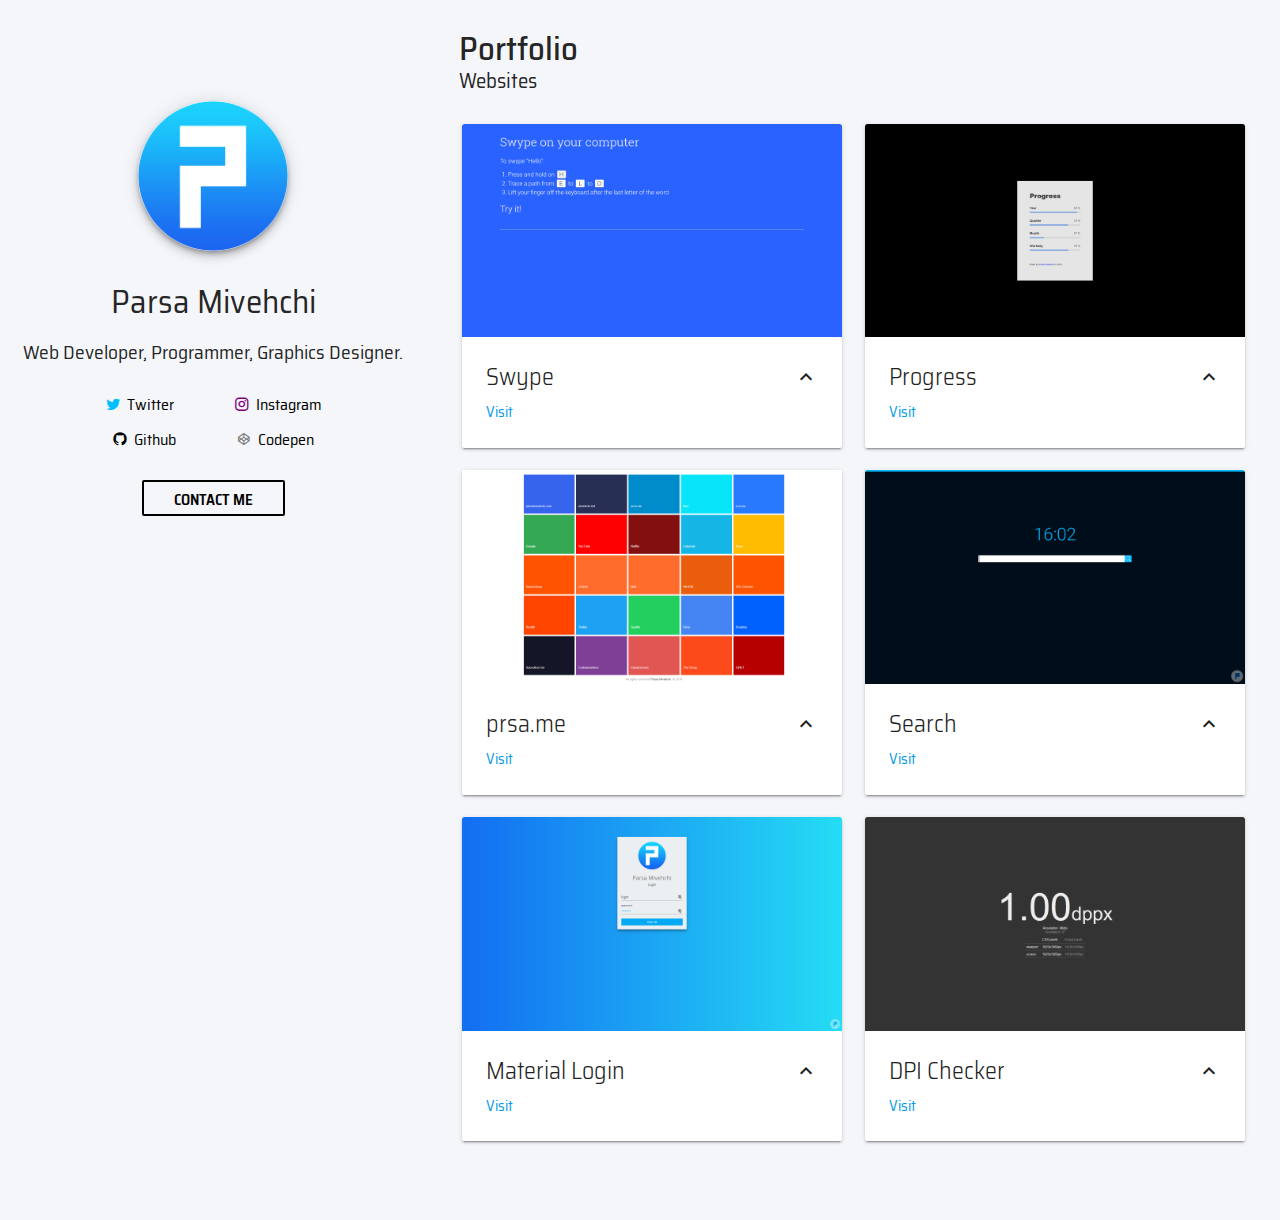
<file: index.html>
<!DOCTYPE html>
<html>

<head>
    <meta http-equiv="Content-Type" content="text/html; charset=UTF-8">
    <title>Parsa Mivehchi</title>
    <meta name="keywords" content="Parsa Mivehchi, Parsa, Mivehchi, Mivehchi Parsa, portfolio, card, website, websites, ecard, about, web development, web, development, development web, programming, program, programmer">
    <meta name="description" content="Web Developer, Programmer, Graphics Designer.">
    <meta name="author" content="Parsa Mivehchi">
    <meta property="og:image" src="https://parsa.app/images/profile.png">
    <meta property="og:title" content="Parsa Mivehchi">
    <meta property="og:url" content="https://parsa.app">
    <meta property="og:type" content="website">
    <meta property="og:description" content="Web Developer, Programmer, Graphics Designer.">
    <link href="https://fonts.googleapis.com/icon?family=Material+Icons" rel="stylesheet">
    <link href="https://fonts.googleapis.com/css?family=Saira+Semi+Condensed:500,600,700" rel="stylesheet">
    <link type="text/css" rel="stylesheet" href="css/materialize.min.css" media="screen,projection" />
    <link type="text/css" rel="stylesheet" href="css/index.css" media="screen,projection" />
    <link href="css/materialdesignicons.min.css" media="all" rel="stylesheet" type="text/css" />
    <!-- Favicon -->
    <link rel="apple-touch-icon" sizes="180x180" href="/favicon/apple-touch-icon.png?v=kPx2G9xMQ8">
    <link rel="icon" type="image/png" sizes="32x32" href="/favicon/favicon-32x32.png?v=kPx2G9xMQ8">
    <link rel="icon" type="image/png" sizes="16x16" href="/favicon/favicon-16x16.png?v=kPx2G9xMQ8">
    <link rel="manifest" href="/favicon/manifest.json?v=kPx2G9xMQ8">
    <link rel="mask-icon" href="/favicon/safari-pinned-tab.svg?v=kPx2G9xMQ8" color="#5bbad5">
    <link rel="shortcut icon" href="/favicon/favicon.ico?v=kPx2G9xMQ8">
    <meta name="msapplication-config" content="/favicon/browserconfig.xml?v=kPx2G9xMQ8">
    <meta name="theme-color" content="#f5f6fa">
    <!-- Global site tag (gtag.js) - Google Analytics -->
    <script async src="https://www.googletagmanager.com/gtag/js?id=UA-72187025-6"></script>
    <script>
        window.dataLayer = window.dataLayer || [];

        function gtag() {
            dataLayer.push(arguments);
        }
        gtag('js', new Date());

        gtag('config', 'UA-72187025-6');
    </script>
    <!--Let browser know website is optimized for mobile-->
    <meta name="viewport" content="width=device-width, initial-scale=1.0" />
</head>

<body style="background-color: #f5f6fa">
    <div>
        <div class="row">
            <div id="profileColumn" class="col s12 l4 center">
                <img id="profileImage" src="./images/profile.png" class="z-depth-3 circle responsive-img" />

                <h2 id="heroName" class="center-align">Parsa Mivehchi</h2>
                <h4 id="description" class="center-align">Web Developer, Programmer, Graphics Designer.</h4>

                <div id="socialLinkSection">
                    <section class="tab">
                        <div id="socialLinkContent">
                            <!-- Your social links are dynamically generated from links.json! -->
                        </div>
                    </section>
                </div>

                <!-- Replace the email address below with your own -->
                <a id="contactButton" class="waves-effect waves-grey btn-flat" href="mailto:parsa@mivehchi.net">Contact
                    Me</a>

            </div>

            <div id="portfolioColumn" class="col s12 m12 l8">

                <div id="portfolioTitle">
                    <p id="portfolioText">Portfolio</p>
                    <!-- Type of work goes here -->
                    <p id="firstCategoryText">Websites</p>
                </div>

                <div class="row" id="portfolioItemContainer">
                    <!-- Your work cards are dynamically generated from items.json! -->
                </div>

            </div>
        </div>
    </div>

    <script type="text/javascript" src="https://code.jquery.com/jquery-3.2.1.min.js"></script>
    <script type="text/javascript" src="js/materialize.min.js"></script>
    <script type="text/javascript" src="js/index.js"></script>
</body>

</html>
</file>
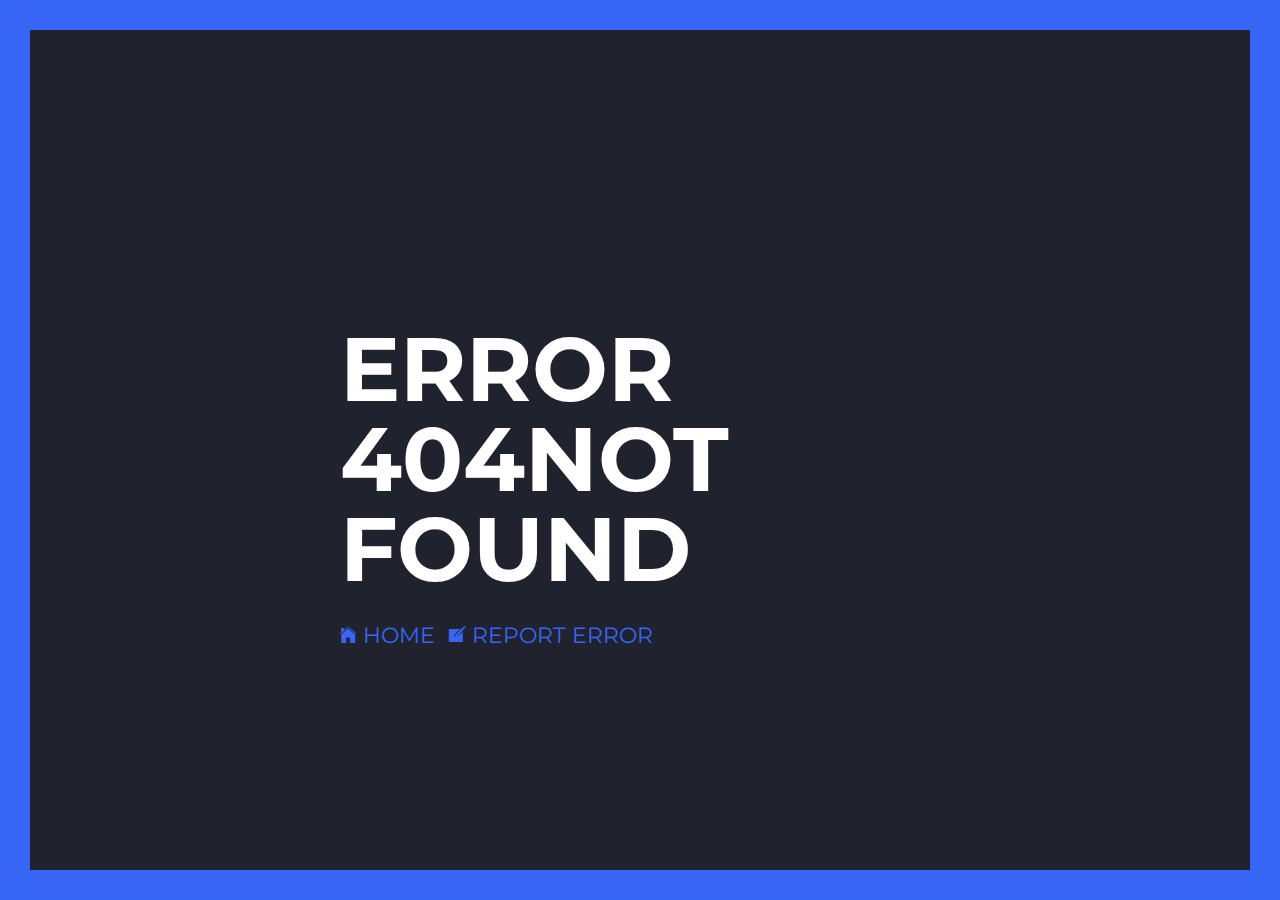
<file: 404/index.html>
<!DOCTYPE html>
<html class="no-js">

<head>
    <meta charset="utf-8">
    <title>404</title>
    <meta name="description" content="">
    <meta name="viewport" content="width=device-width, initial-scale=1.0">
    <link rel="stylesheet" href="css/simple-404.css" />
    <script src="js/common/modernizr.js"></script>
</head>

<body>
    <div id="container">
        <div class="overlay"></div>
        <div class="item-title">
            <div id="message"></div>
            <div class="link-bottom">
                <a class="link-icon" href="https://parsa.app/"><i class="icon ion-ios-home"></i> HOME</a>
                <a class="link-icon" href="mailto:p@parsa.app"><i class="icon ion-ios-compose"></i> REPORT ERROR</a>
            </div>
        </div>
    </div>
    <script src="js/common/jquery.min.js"></script>
    <script src="js/common/jquery.easings.min.js"></script>
    <script src="js/common/bootstrap.min.js"></script>
    <script src="js/simple-404.js"></script>
    <script src="js/common/particles.js"></script>
    <script src="js/particles-404.js"></script>
</body>

</html>
</file>
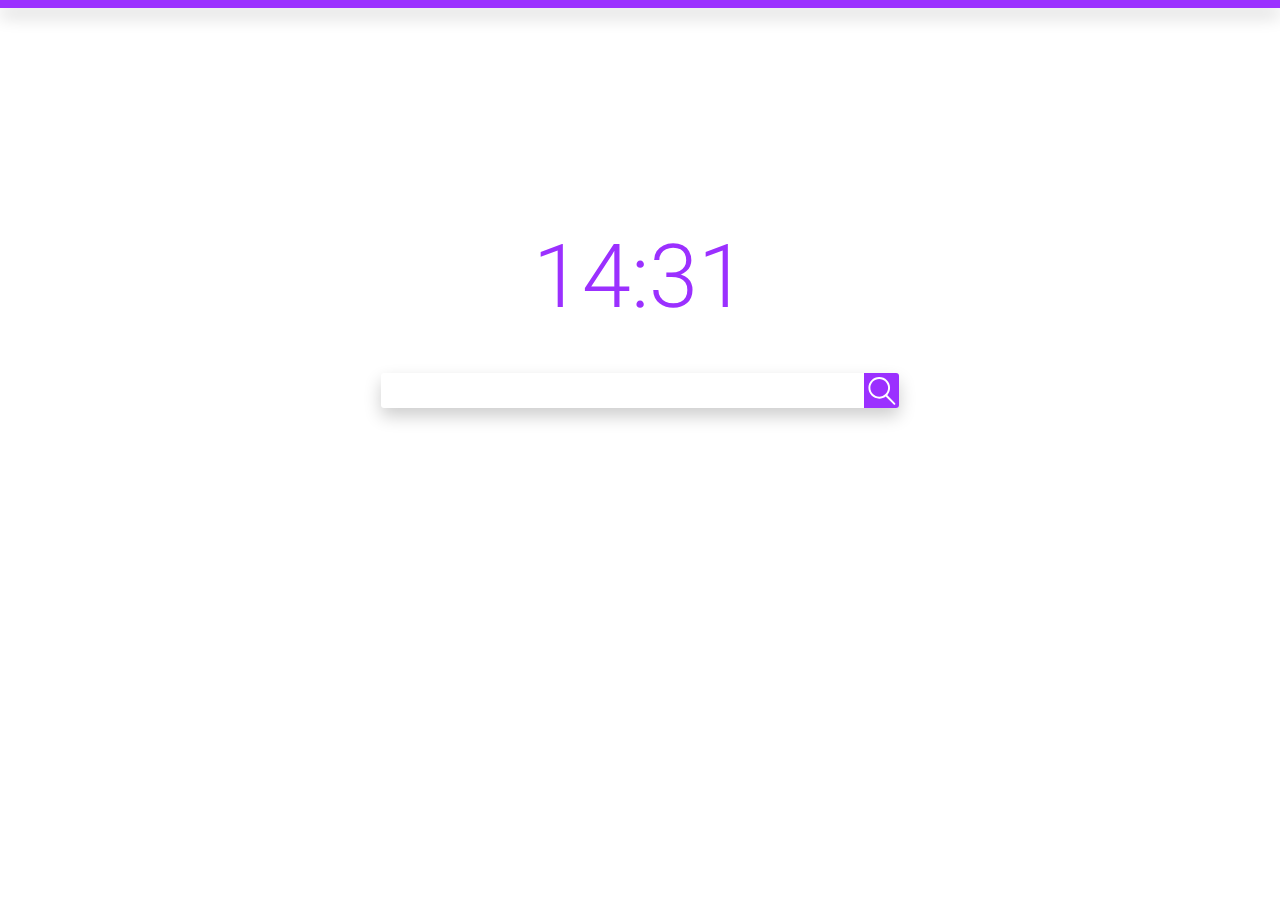
<file: search/index.html>
<!DOCTYPE html>
<html>

<head>
    <meta charset="UTF-8">
    <meta content="no-cache">
    <meta name="viewport" content="width=device-width, initial-scale=1">
    <!-- Chrome, Firefox OS and Opera -->
    <meta name="theme-color" content="#000d1a">
    <!-- Windows Phone -->
    <meta name="msapplication-navbutton-color" content="#000d1a">
    <!-- iOS Safari -->
    <meta name="apple-mobile-web-app-status-bar-style" content="#000d1a">

    <link rel="icon" href="/favicon.ico" type="image/favicon">
    <title>Parsa Mivehchi | Startpage</title>
    <link rel="stylesheet" href="style.css">
    <script src="script.js"></script>
</head>

<body>
    <div id="top-slider"></div>
    <div id="clock"></div>
    <input id="input" onKeyUp="search(event)" autofocus>
    <div id="search" onClick="goToUrl()">
        <svg xmlns="http://www.w3.org/2000/svg" viewBox="0 0 500 500">
            <path d="m333 315c30.9-33.4 50.2-78.2 50.2-128 0-103-84-187-188-187s-188 84.4-188 188 84.3 188 188 188c42.2 0 81-13.9 112-37.4l140 140c3.4 3.4 7.65 5.1 11.9 5.1s8.78-1.7 11.9-5.1c6.52-6.52 6.52-17.3 0-24.1l-138-140zm-292-127c0-85 68.8-154 154-154 84.7 0 154 68.8 154 154s-69 154-154 154-154-69-154-154z" />
        </svg>
    </div>
    <div id="predictions"></div>
</body>

</html>
</file>
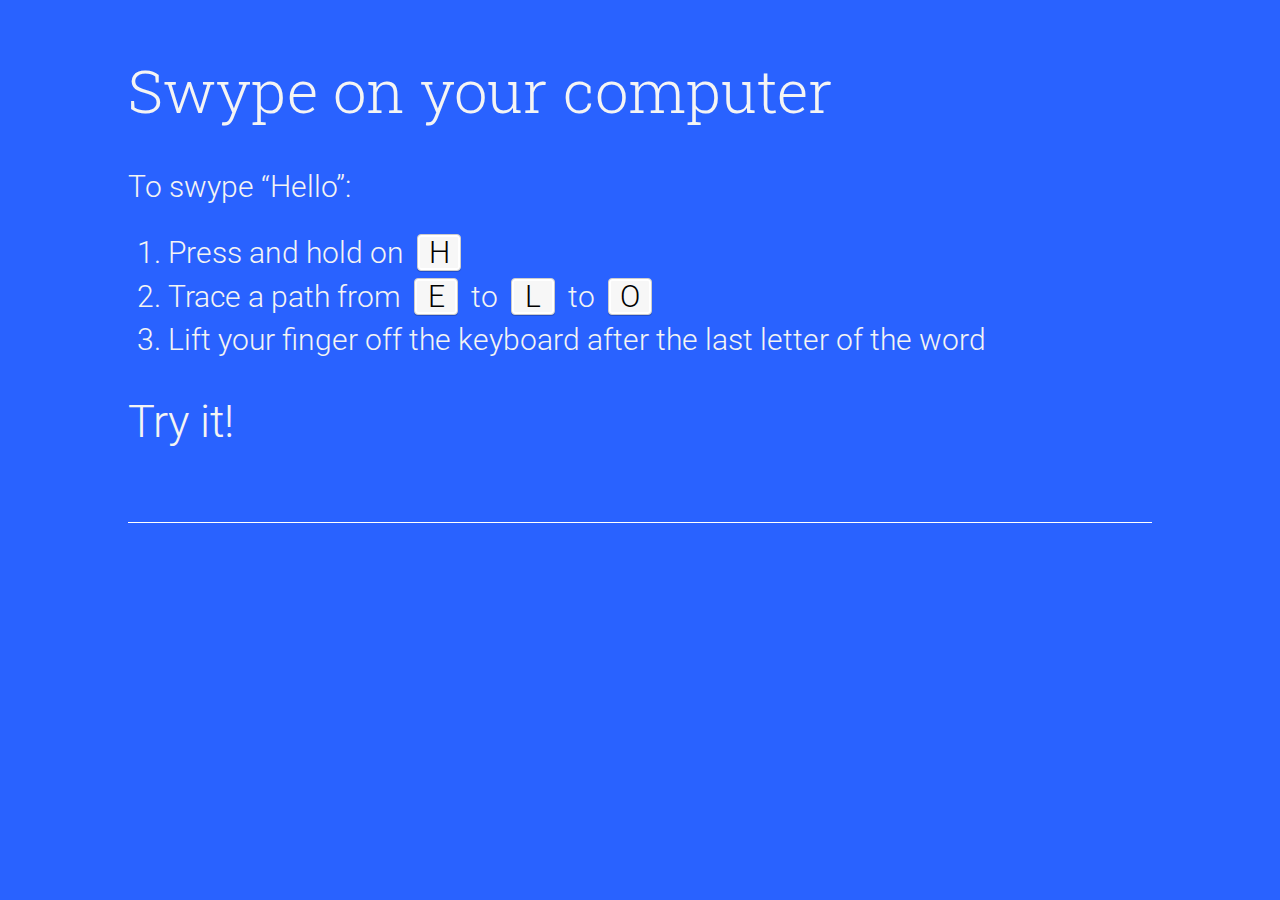
<file: swype/index.html>
<!DOCTYPE html>
<html lang="en" >

<head>
  <meta charset="UTF-8">
  <title>Swype</title>
  
  
  
      <link rel="stylesheet" href="css/style.css">

  
</head>

<body>

  <link href='https://fonts.googleapis.com/css?family=Roboto:700,700italic,400italic,300,400|Roboto+Slab:300,700' rel='stylesheet' type='text/css'>

<h1>Swype on your computer</h1>
	<h2></h2>
		To swype “Hello”:
		<ol>
			<li>Press and hold on <kbd>H</kbd></li>
			<li>Trace a path from <kbd>E</kbd> to <kbd>L</kbd> to <kbd>O</kbd></li>
			<li>Lift your finger off the keyboard after the last letter of the word</li>
		</ol>
	<h2>Try it!</h2>
	<div id="input-wrapper">
		<span id="output"></span><input id="input">
	</div>
  
  

    <script type="module" src="js/index.js"></script>




</body>

</html>
</file>
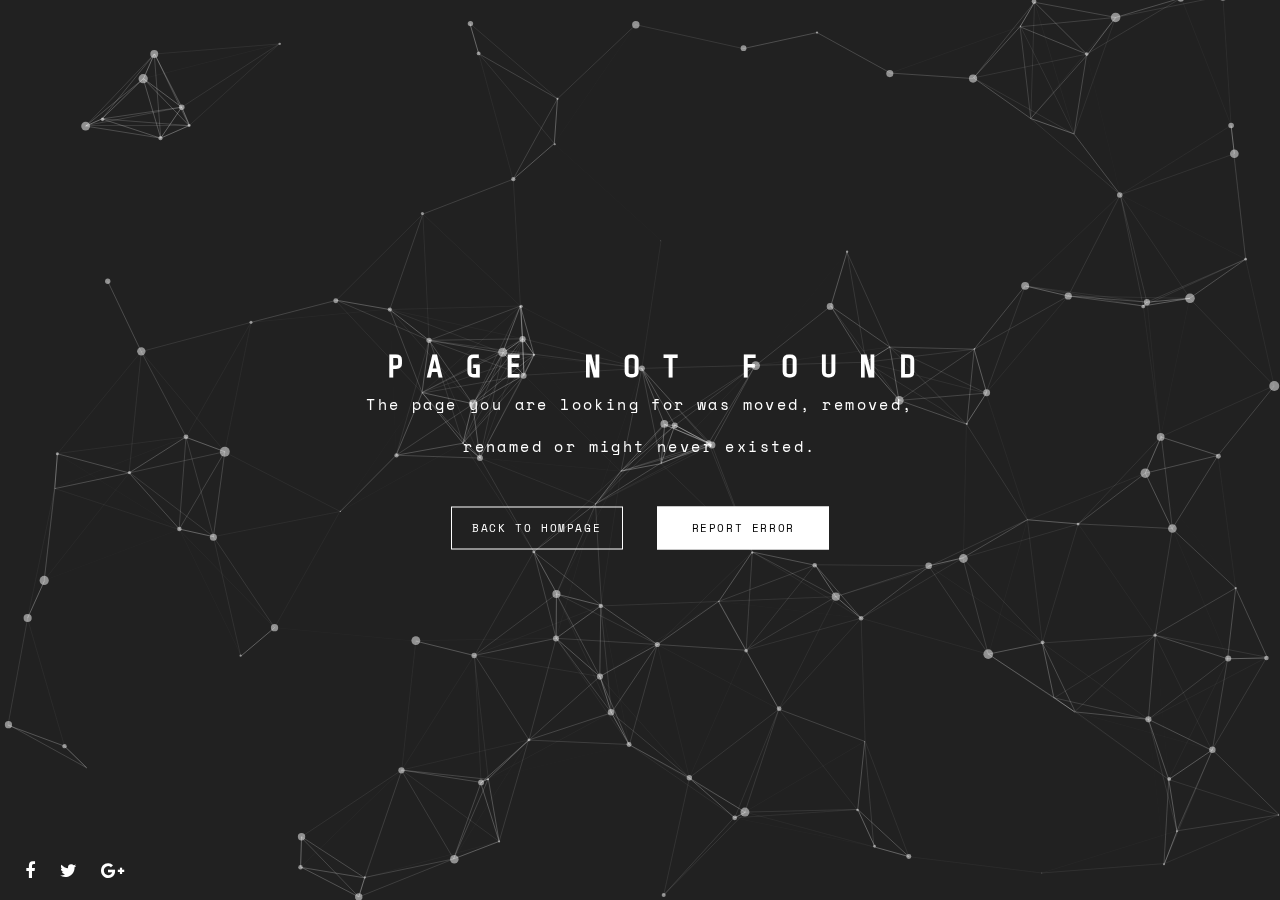
<file: 404/particles404.html>
<!DOCTYPE html>
<html class="no-js">

<head>
    <meta charset="utf-8">
    <title>404</title>
    <meta name="description" content="">
    <meta name="viewport" content="width=device-width, initial-scale=1.0">
    <link rel="stylesheet" href="css/particles-404.css" />
</head>

<body>
    <div class="container">
        <div class="overlay" id="particles-js"></div>
        <div class="content">
            <div class="message">
                <p class="message-heading">Page Not Found</p>
                <p class="message-description">The page you are looking for was moved, removed, renamed or might never existed.</p>
            </div>
            <div class="links">
                <a href="https://parsa.app/"></a>
                <a href="mailto:p@parsa.app"></a>
            </div>
        </div>
        <div class="social">
            <ul class="social-list">
                <li><a href=""><i class="fa fa-facebook"></i></a></li>
                <li><a href=""><i class="fa fa-twitter"></i></a></li>
                <li><a href=""><i class="fa fa-google-plus"></i></a></li>
            </ul>
        </div>
    </div>
    <script src="js/common/particles.js"></script>
    <script src="js/particles-404.js"></script>
</body>

</html>
</file>
<file: css/index.css>
* {
    font-family: 'Saira Semi Condensed', sans-serif;
}

/* Social Links */

#socialLinkSection {
    margin-top: 3px;
    margin-bottom: 8px;
    display: block;
    padding-right: 10px;
    padding-left: 10px;
}

#socialLinkContent {
    padding-top: 10px;
    text-align: center;
}

.links {
    margin: 0 20px 0 20px;
    display: inline-block;
    font-size: 16px;
    color: #212121;
    border-radius: 3px;
    padding: 5px 10px 5px 10px;
}

.links:hover {
    background-color: lightgrey;
}


/* Profile Image */

#profileImage {
    width: 150px;
    height: 150px;
    margin: auto;
    margin-top: calc(25%);
}

/* The various Texts */

#heroName {
    font-size: 2.2rem;
}

#description {
    font-size: 1.3rem;
}

#portfolioTitle {
    margin-left: 8px;
}

#portfolioText {
    margin-top: 0px;
    margin-bottom: -30px;
    font-weight: 500;
    font-size: 2.2rem;
}

#firstCategoryText {
    margin-bottom: 20px;
    font-weight: 400;
    font-size: 1.4rem;
}

#portfolioColumn {
    padding: 24px;
}

/* Cards */
.card-main-image,
.card-image {
    border-top-left-radius: 2px !important;
    border-top-right-radius: 2px !important;
}

.card {
    border-radius: 2px;
}

.card-content {
    border-bottom-left-radius: 2px !important;
    border-bottom-right-radius: 2px !important;
}

/* Breakpoint resizing */
@media only screen and (max-width: 1260px) {
    #portfolioText {
        font-size: 2rem;
        margin-bottom: -20px;
    }
    #firstCategoryText {
        font-size: 1.2rem;
    }
    #heroName {
        font-size: 2.0rem;
    }
    #description {
        font-size: 1.1rem;
    }
    #profileImage {
        height: 125px;
        width: 125px;
        margin-top: calc(30%);
    }
}

@media only screen and (max-width: 992px) {
    #profileImage {
        margin-top: calc(10%);
    }
    #portfolioTitle {
        text-align: center;
    }
    #portfolioColumn {
        padding-left: 8px;
        padding-right: 8px;
    }
}

#contactButton {
    border: 2px solid black;
    font-weight: 600;
    color: black;
    margin-top: 15px;
}

#contactButton:hover {
    color: white;
    background-color: black;
}
/* Colors */

.primary-light {
    color: #90CAF9;
}

.primary-normal {
    color: #2196F3;
}

.primary-dark {
    color: #1976D2;
}

.secondary-light {
    color: #FFE082;
}

.secondary-normal {
    color: #FFC107;
}

.secondary-dark {
    color: #FFA000;
}

.primary-light-b {
    background-color: #90CAF9;
}

.primary-normal-b {
    background-color: #2196F3;
}

.primary-dark-b {
    background-color: #1976D2;
}

.secondary-light-b {
    background-color: #FFE082;
}

.secondary-normal-b {
    background-color: #FFC107;
}

.secondary-dark-b {
    background-color: #FFA000;
}
</file>
<file: search/style.css>
/*    Default CSS     */

@import url(https://fonts.googleapis.com/css?family=Roboto:300,400);
body {
    margin: 0;
    text-align: center;
    background: #ffffff;
    padding-top: 25vh;
    font-family: Roboto;
    font-size: 1.6rem;
}

#top-slider {
    position: absolute;
    top: 0;
    height: .5rem;
    width: 100%;
    z-index: 100;
    transition: height .3s;
}

#clock {
    margin-bottom: 5vh;
    font-weight: 300;
    font-size: 5.5rem;
}

#input {
    font-family: Roboto;
    font-weight: 400;
    font-size: 1.8rem;
    width: 40%;
    background: white;
    color: #242424;
    margin: 0 -2.2rem;
    border: 0;
    height: 2.2rem;
    line-height: 2.2rem;
    padding: 0 .2rem;
}

#input:focus {
    outline: 0;
}

#predictions {
    font-family: Roboto;
    font-weight: 400;
    font-size: 1.8rem;
    width: 40%;
    margin: 0 auto;
    background: #ffffff;
    padding: 0 .2rem;
}

.prediction {
    width: 100%;
    height: 2.2rem;
    line-height: 2.2rem;
    padding: .2rem;
    display: block;
    color: rgb(63, 63, 63);
    text-decoration: none;
    transition: background .3s ease;
    margin-left: -.2rem;
}

.prediction:hover {
    cursor: pointer;
    background: #383838;
    color: white;
}

.prediction:first-letter {
    text-transform: uppercase;
}

#search {
    position: absolute;
    display: inline-block;
    width: 2.2rem;
    height: 2.2rem;
    cursor: pointer;
}

#search svg {
    height: 1.8rem;
    width: 1.8rem;
    margin: .25rem;
    transition: transform .3s ease;
    fill: white;
}

#search svg:hover {
    transform: rotate(90deg);
}

@media screen and (max-width: 800px) {
    #input,
    #predictions {
        width: 80%;
    }
}


/*    Material Properties     */


/* ####    REMOVE THIS LINE FOR MATERIAL DESIGN    ##### */

#top-slider {
    box-shadow: 0 8px 17px 0 rgba(0, 0, 0, 0.2);
}

#input {
    border-radius: 3px;
    box-shadow: 0 8px 17px 0 rgba(0, 0, 0, 0.2);
}

#search {
    border-top-right-radius: 3px;
    border-bottom-right-radius: 3px;
}

#predictions {
    border-bottom-left-radius: 3px;
    border-bottom-right-radius: 3px;
    box-shadow: 0 8px 17px 0 rgba(0, 0, 0, 0.2);
}

.prediction:last-child {
    border-bottom-right-radius: 3px;
    border-bottom-left-radius: 3px;
}
</file>
<file: swype/css/style.css>
* {
  font-family: "Roboto";
  color: #F4F4F4;
  font-weight: 300;
}

body {
  background: #2962ff;
  font-size: 30px;
  margin: 50px 10% 50px 10%;
}

h1 {
  font-family: "Roboto Slab";
}

li {
  margin-bottom: 7px;
}

kbd {
  color: black;
  display: inline-block;
  border: 1px solid #ccc;
  border-radius: 4px;
  width: 1.4em;
  text-align: center;
  margin: 0 0.2em;
  box-shadow: 0 1px 0px rgba(0, 0, 0, 0.2), 0 0 0 2px #fff inset;
  background-color: #f7f7f7;
}

img {
  width: 80%;
  display: block;
  margin: 0 auto;
}

#input-wrapper {
  width: 100%;
  margin-top: 20px;
  border-bottom: 1px solid white;
  white-space: no-wrap;
}

input {
  font-size: inherit;
  background: none;
  border: none;
  outline: none;
}
</file>
<file: 404/css/simple-404.css>
@import url(common/font-awesome.min.css);
@import url(common/ionicons.min.css);
@import url(common/bootstrap.min.css);
@import url(common/animate.css);
@import url(common/vegas.css);
@import url("https://fonts.googleapis.com/css?family=Montserrat:400,700");
html,
body,
div,
span,
applet,
object,
iframe,
h1,
h2,
h3,
h4,
h5,
h6,
p,
blockquote,
pre,
a,
abbr,
acronym,
address,
big,
cite,
code,
del,
dfn,
em,
img,
ins,
kbd,
q,
s,
samp,
small,
strike,
strong,
sub,
sup,
tt,
var,
b,
u,
i,
center,
dl,
dt,
dd,
ol,
ul,
li,
fieldset,
form,
label,
legend,
table,
caption,
tbody,
tfoot,
thead,
tr,
th,
td,
article,
aside,
canvas,
details,
embed,
figure,
figcaption,
footer,
header,
hgroup,
menu,
nav,
output,
ruby,
section,
summary,
time,
mark,
audio,
video {
    margin: 0;
    padding: 0;
    border: 0;
    font-size: 100%;
    font: inherit;
    vertical-align: baseline;
}


/* HTML5 display-role reset for older browsers */

article,
aside,
details,
figcaption,
figure,
footer,
header,
hgroup,
menu,
nav,
section,
main {
    display: block;
}

body {
    line-height: 1;
}

ol,
ul {
    list-style: none;
}

blockquote,
q {
    quotes: none;
}

blockquote:before,
blockquote:after,
q:before,
q:after {
    content: '';
    content: none;
}

table {
    border-collapse: collapse;
    border-spacing: 0;
}


/* ---------------simple 404 style---------------------- */

body {
    font-family: Montserrat, "Helvetica Neue", "Lucida Grande", Arial, Verdana, sans-serif;
    -webkit-font-smoothing: antialiased;
    -moz-osx-font-smoothing: grayscale;
    -webkit-overflow-scrolling: touch;
    overflow: auto;
    position: static;
    z-index: -2;
    padding: 0;
    margin: 0;
    background: #3765f6;
}

p,
a {
    margin: 10px 0;
    font-size: 18px;
    color: white;
}

a {
    -webkit-transition: all 0.2s cubic-bezier(0.42, 0, 0.58, 1);
    -moz-transition: all 0.2s cubic-bezier(0.42, 0, 0.58, 1);
    -ms-transition: all 0.2s cubic-bezier(0.42, 0, 0.58, 1);
    -o-transition: all 0.2s cubic-bezier(0.42, 0, 0.58, 1);
    transition: all 0.2s cubic-bezier(0.42, 0, 0.58, 1);
    cursor: pointer;
    text-decoration: none;
    color: rgb(55, 101, 246);
}

a:hover {
    color: #3765f6 !important;
    text-decoration: none !important;
    outline: none !important;
}

a:active,
a:focus {
    outline: none !important;
    text-decoration: none !important;
    color: rgb(55, 101, 246);
}

#container {
    background: #20232d;
    border: 30px solid #3765f6;
    position: absolute;
    height: 100%;
    width: 100%;
    left: 0;
    top: 0;
}

#container .overlay {
    position: absolute;
    background-repeat: repeat;
    opacity: 0.1;
    width: 100%;
    height: 100%;
}

#container .item-title {
    position: absolute;
    z-index: 0;
    left: 0;
    padding: 0;
    top: 50vh;
    width: 100%;
    padding: 0 5%;
    -webkit-transition: all 0.3s cubic-bezier(0, 0, 0.58, 1);
    -moz-transition: all 0.3s cubic-bezier(0, 0, 0.58, 1);
    -ms-transition: all 0.3s cubic-bezier(0, 0, 0.58, 1);
    -o-transition: all 0.3s cubic-bezier(0, 0, 0.58, 1);
    transition: all 0.3s cubic-bezier(0, 0, 0.58, 1);
    -webkit-transform: translateY(-50%);
    -moz-transform: translateY(-50%);
    -ms-transform: translateY(-50%);
    -o-transform: translateY(-50%);
    transform: translateY(-50%);
    -webkit-font-smoothing: antialiased;
    -moz-osx-font-smoothing: grayscale;
    opacity: 1;
    visibility: visible;
}

#container .item-title #message {
    max-width: 600px;
    min-height: 300px;
    margin: 0 auto;
}

#container .item-title #message p:first-child {
    font-size: 90px;
    font-weight: 700;
}

#container .item-title .link-bottom {
    margin: 0 auto;
    max-width: 600px;
}

#container .item-title .link-bottom .link-icon {
    margin-right: 10px;
    font-size: 22px;
}

@media only screen and (max-width: 480px) {
    #container {
        min-height: 100%;
        height: auto;
    }
    #container .overlay {
        min-height: 100%;
        height: auto;
    }
    #container .item-title {
        padding: 100px 5%;
        position: relative;
        top: 0;
        -webkit-transform: translateY(0);
        -moz-transform: translateY(0);
        -ms-transform: translateY(0);
        -o-transform: translateY(0);
        transform: translateY(0);
    }
    #container .item-title #message {
        min-height: 240px;
    }
    #container .item-title #message p:first-child {
        font-size: 50px;
        font-weight: 700;
    }
}
</file>
<file: 404/css/particles-404.css>
@import url(common/font-awesome.min.css);
@import url("https://fonts.googleapis.com/css?family=Share+Tech+Mono%7CSpace+Mono");
html,
body,
div,
span,
applet,
object,
iframe,
h1,
h2,
h3,
h4,
h5,
h6,
p,
blockquote,
pre,
a,
abbr,
acronym,
address,
big,
cite,
code,
del,
dfn,
em,
img,
ins,
kbd,
q,
s,
samp,
small,
strike,
strong,
sub,
sup,
tt,
var,
b,
u,
i,
center,
dl,
dt,
dd,
ol,
ul,
li,
fieldset,
form,
label,
legend,
table,
caption,
tbody,
tfoot,
thead,
tr,
th,
td,
article,
aside,
canvas,
details,
embed,
figure,
figcaption,
footer,
header,
hgroup,
menu,
nav,
output,
ruby,
section,
summary,
time,
mark,
audio,
video {
    margin: 0;
    padding: 0;
    border: 0;
    font-size: 100%;
    font: inherit;
    vertical-align: baseline;
}


/* HTML5 display-role reset for older browsers */

article,
aside,
details,
figcaption,
figure,
footer,
header,
hgroup,
menu,
nav,
section,
main {
    display: block;
}

body {
    line-height: 1;
}

ol,
ul {
    list-style: none;
}

blockquote,
q {
    quotes: none;
}

blockquote:before,
blockquote:after,
q:before,
q:after {
    content: '';
    content: none;
}

table {
    border-collapse: collapse;
    border-spacing: 0;
}


/* ---------------particles 404 style---------------------- */

body {
    padding: 0;
    margin: 0;
    font-size: 18px;
    background: #212121;
}

.container {
    min-height: 100vh;
    position: relative;
    padding: 240px 0;
    box-sizing: border-box;
}

.overlay {
    position: absolute;
    top: 0;
    left: 0;
    width: 100%;
    height: 100%;
    overflow: hidden;
}

.content {
    position: absolute;
    top: 50%;
    left: 50%;
    width: 100%;
    transform: translate(-50%, -50%);
}

.message {
    text-align: center;
    color: #ffffff;
}

.message-heading {
    font-family: "Share Tech Mono";
    font-weight: 900;
    text-transform: uppercase;
    letter-spacing: .7em;
    font-size: 2rem;
    padding: 0 0 0 1.4em;
}

.message-description {
    font-family: "Space Mono";
    line-height: 42px;
    font-size: 15px;
    letter-spacing: .15rem;
    padding: 0 20px;
    max-width: 600px;
    margin: auto;
}

.links {
    max-width: 600px;
    margin: 40px auto 0;
    text-align: center;
}

.links a {
    width: 170px;
    display: inline-block;
    padding: 15px 0;
    margin: 0 15px;
    border: 1px solid #ffffff;
    color: #ffffff;
    text-decoration: none;
    font-family: "Space Mono";
    text-transform: uppercase;
    font-size: 11px;
    letter-spacing: .1rem;
    position: relative;
}

.links a:before {
    content: '';
    height: 46px;
    background: #ffffff;
    position: absolute;
    top: 0;
    right: 0;
    width: 0;
    transition: all .3s;
}

.links a:after {
    transition: all .3s;
    z-index: 999;
    position: relative;
    content: "back to hompage";
}

.links a:hover:before {
    width: 170px;
}

.links a:hover:after {
    color: #000000;
}

.links a:nth-child(2) {
    background: #ffffff;
    color: #000000;
}

.links a:nth-child(2):before {
    background: #212121;
    left: 0;
}

.links a:nth-child(2):after {
    content: "report error";
}

.links a:nth-child(2):hover:after {
    color: #ffffff;
}

.social {
    position: absolute;
    bottom: 15px;
    left: 15px;
}

.social-list {
    margin: 0;
    padding: 0;
    list-style-type: none;
}

.social-list li {
    display: inline-block;
    margin: 5px 10px;
}

.social-list li a {
    color: #ffffff;
}

@media (max-width: 480px) {
    .message-heading {
        font-size: 1rem;
        margin-bottom: 30px;
    }
    .message-description {
        font-size: .7rem;
        line-height: 2rem;
    }
    .links a {
        margin: 10px;
        width: 280px;
    }
    .social {
        left: 50%;
        margin-left: -55px;
    }
}
</file>
